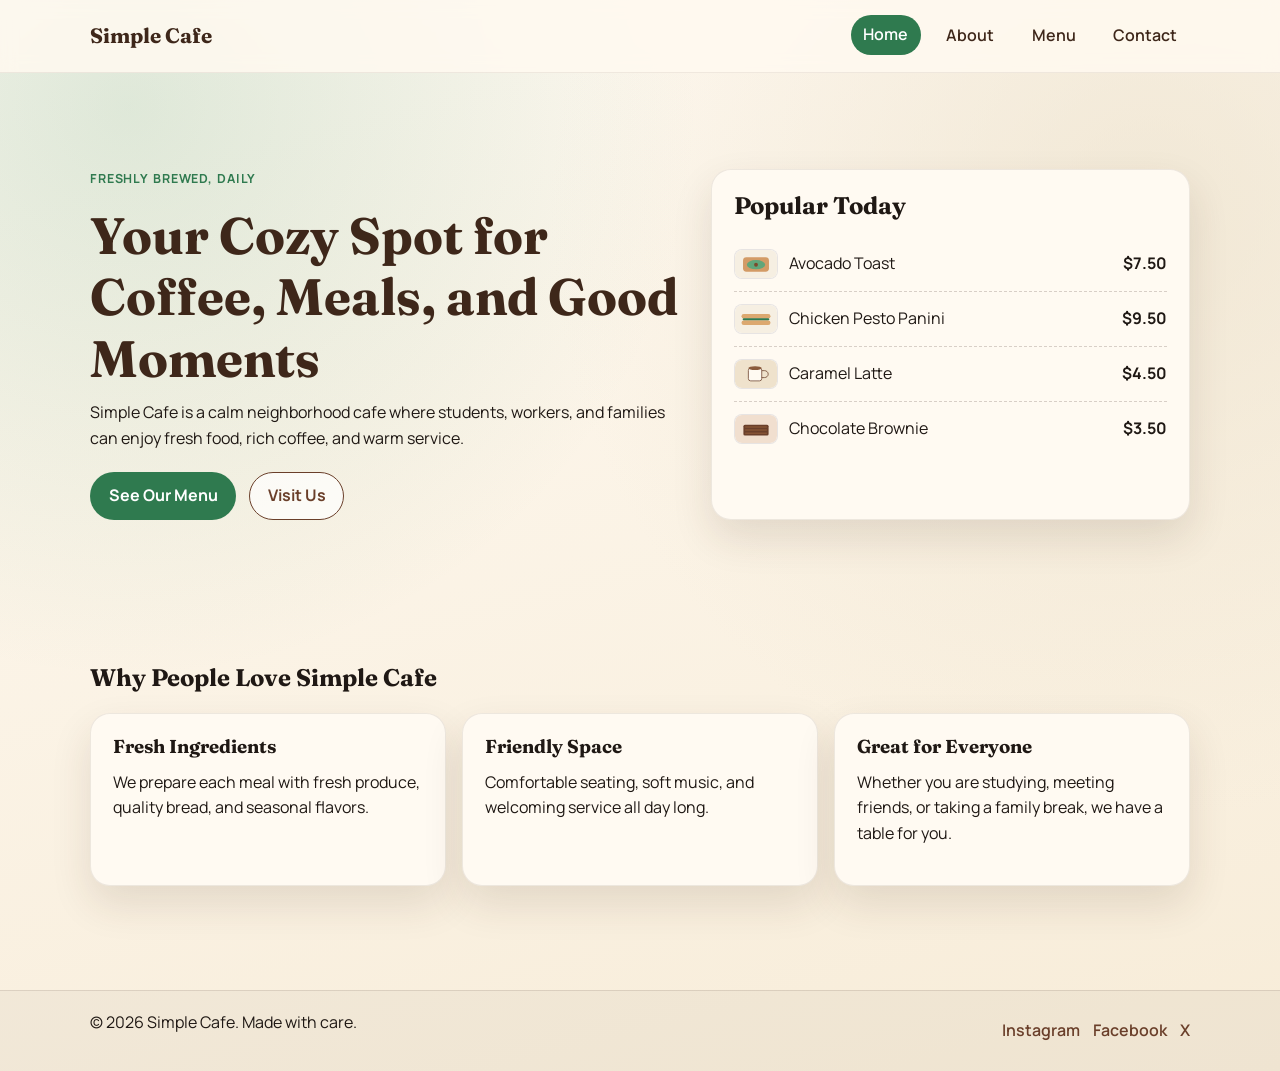
<file: index.html>
<!DOCTYPE html>
<html lang="en">
<head>
  <meta charset="UTF-8" />
  <meta name="viewport" content="width=device-width, initial-scale=1.0" />
  <title>Simple Cafe | Home</title>
  <meta name="description" content="Simple Cafe serves fresh breakfast, lunch, coffee, and desserts in a warm neighborhood space." />
  <link rel="preconnect" href="https://fonts.googleapis.com" />
  <link rel="preconnect" href="https://fonts.gstatic.com" crossorigin />
  <link href="https://fonts.googleapis.com/css2?family=Fraunces:opsz,wght@9..144,400;9..144,700&family=Manrope:wght@400;500;600;700&display=swap" rel="stylesheet" />
  <link rel="stylesheet" href="styles.css" />
  <script defer src="script.js"></script>
</head>
<body>
  <header class="site-header">
    <div class="container nav-wrap">
      <a class="brand" href="index.html">Simple Cafe</a>
      <button class="menu-toggle" aria-expanded="false" aria-controls="site-nav" aria-label="Toggle navigation">
        <span class="menu-toggle-icon" aria-hidden="true">
          <span></span>
          <span></span>
          <span></span>
        </span>
      </button>
      <nav id="site-nav" class="site-nav" aria-label="Main navigation">
        <a href="index.html" class="active">Home</a>
        <a href="about.html">About</a>
        <a href="menu.html">Menu</a>
        <a href="contact.html">Contact</a>
      </nav>
    </div>
  </header>

  <main>
    <section class="hero section">
      <div class="container split">
        <div class="reveal">
          <p class="eyebrow">Freshly Brewed, Daily</p>
          <h1>Your Cozy Spot for Coffee, Meals, and Good Moments</h1>
          <p>Simple Cafe is a calm neighborhood cafe where students, workers, and families can enjoy fresh food, rich coffee, and warm service.</p>
          <div class="hero-actions">
            <a class="btn btn-primary" href="menu.html">See Our Menu</a>
            <a class="btn btn-ghost" href="contact.html">Visit Us</a>
          </div>
        </div>
        <div class="hero-card reveal">
          <h2>Popular Today</h2>
          <ul>
            <li>
              <span class="item-name">
                <img class="mini-thumb" src="assets/images/avocado-toast.svg" alt="Avocado Toast" />
                Avocado Toast
              </span>
              <strong>$7.50</strong>
            </li>
            <li>
              <span class="item-name">
                <img class="mini-thumb" src="assets/images/panini.svg" alt="Chicken Pesto Panini" />
                Chicken Pesto Panini
              </span>
              <strong>$9.50</strong>
            </li>
            <li>
              <span class="item-name">
                <img class="mini-thumb" src="assets/images/latte.svg" alt="Caramel Latte" />
                Caramel Latte
              </span>
              <strong>$4.50</strong>
            </li>
            <li>
              <span class="item-name">
                <img class="mini-thumb" src="assets/images/brownie.svg" alt="Chocolate Brownie" />
                Chocolate Brownie
              </span>
              <strong>$3.50</strong>
            </li>
          </ul>
        </div>
      </div>
    </section>

    <section class="section">
      <div class="container">
        <h2 class="section-title reveal">Why People Love Simple Cafe</h2>
        <div class="grid cards-3">
          <article class="card reveal">
            <h3>Fresh Ingredients</h3>
            <p>We prepare each meal with fresh produce, quality bread, and seasonal flavors.</p>
          </article>
          <article class="card reveal">
            <h3>Friendly Space</h3>
            <p>Comfortable seating, soft music, and welcoming service all day long.</p>
          </article>
          <article class="card reveal">
            <h3>Great for Everyone</h3>
            <p>Whether you are studying, meeting friends, or taking a family break, we have a table for you.</p>
          </article>
        </div>
      </div>
    </section>
  </main>

  <footer class="site-footer">
    <div class="container footer-wrap">
      <p>© <span id="year"></span> Simple Cafe. Made with care.</p>
      <div class="social-links" aria-label="Social media links">
        <a href="#" aria-label="Instagram">Instagram</a>
        <a href="#" aria-label="Facebook">Facebook</a>
        <a href="#" aria-label="X">X</a>
      </div>
    </div>
  </footer>
</body>
</html>
</file>
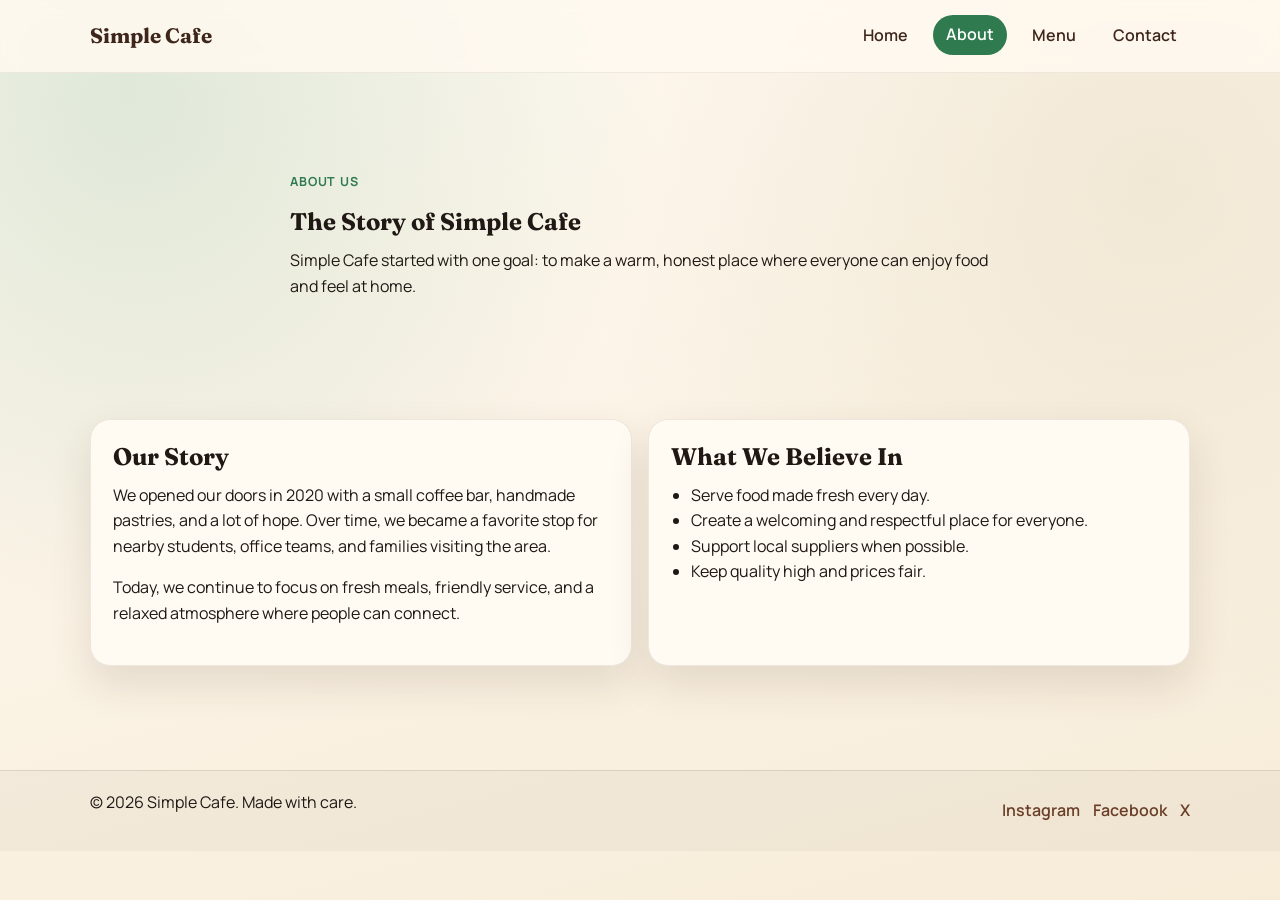
<file: about.html>
<!DOCTYPE html>
<html lang="en">
<head>
  <meta charset="UTF-8" />
  <meta name="viewport" content="width=device-width, initial-scale=1.0" />
  <title>Simple Cafe | About</title>
  <meta name="description" content="Learn the story and values behind Simple Cafe." />
  <link rel="preconnect" href="https://fonts.googleapis.com" />
  <link rel="preconnect" href="https://fonts.gstatic.com" crossorigin />
  <link href="https://fonts.googleapis.com/css2?family=Fraunces:opsz,wght@9..144,400;9..144,700&family=Manrope:wght@400;500;600;700&display=swap" rel="stylesheet" />
  <link rel="stylesheet" href="styles.css" />
  <script defer src="script.js"></script>
</head>
<body>
  <header class="site-header">
    <div class="container nav-wrap">
      <a class="brand" href="index.html">Simple Cafe</a>
      <button class="menu-toggle" aria-expanded="false" aria-controls="site-nav" aria-label="Toggle navigation">
        <span class="menu-toggle-icon" aria-hidden="true">
          <span></span>
          <span></span>
          <span></span>
        </span>
      </button>
      <nav id="site-nav" class="site-nav" aria-label="Main navigation">
        <a href="index.html">Home</a>
        <a href="about.html" class="active">About</a>
        <a href="menu.html">Menu</a>
        <a href="contact.html">Contact</a>
      </nav>
    </div>
  </header>

  <main>
    <section class="section page-hero">
      <div class="container narrow reveal">
        <p class="eyebrow">About Us</p>
        <h1>The Story of Simple Cafe</h1>
        <p>Simple Cafe started with one goal: to make a warm, honest place where everyone can enjoy food and feel at home.</p>
      </div>
    </section>

    <section class="section">
      <div class="container grid two-col">
        <article class="card reveal">
          <h2>Our Story</h2>
          <p>We opened our doors in 2020 with a small coffee bar, handmade pastries, and a lot of hope. Over time, we became a favorite stop for nearby students, office teams, and families visiting the area.</p>
          <p>Today, we continue to focus on fresh meals, friendly service, and a relaxed atmosphere where people can connect.</p>
        </article>
        <article class="card reveal">
          <h2>What We Believe In</h2>
          <ul class="list">
            <li>Serve food made fresh every day.</li>
            <li>Create a welcoming and respectful place for everyone.</li>
            <li>Support local suppliers when possible.</li>
            <li>Keep quality high and prices fair.</li>
          </ul>
        </article>
      </div>
    </section>
  </main>

  <footer class="site-footer">
    <div class="container footer-wrap">
      <p>© <span id="year"></span> Simple Cafe. Made with care.</p>
      <div class="social-links" aria-label="Social media links">
        <a href="#" aria-label="Instagram">Instagram</a>
        <a href="#" aria-label="Facebook">Facebook</a>
        <a href="#" aria-label="X">X</a>
      </div>
    </div>
  </footer>
</body>
</html>
</file>
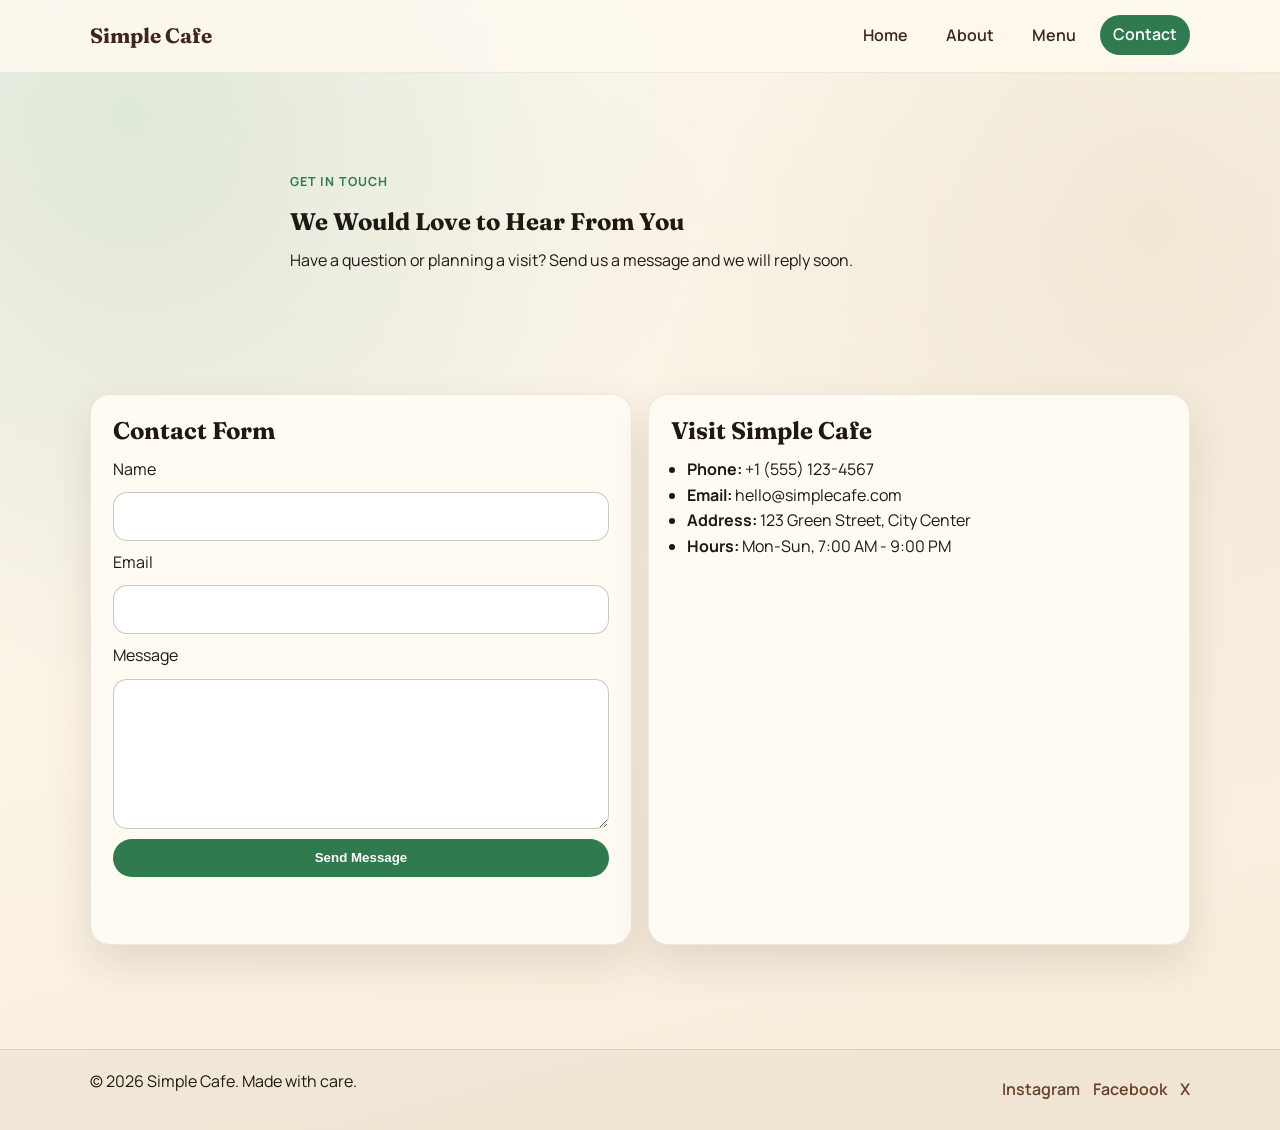
<file: contact.html>
<!DOCTYPE html>
<html lang="en">
<head>
  <meta charset="UTF-8" />
  <meta name="viewport" content="width=device-width, initial-scale=1.0" />
  <title>Simple Cafe | Contact</title>
  <meta name="description" content="Contact Simple Cafe for questions, reservations, and location details." />
  <link rel="preconnect" href="https://fonts.googleapis.com" />
  <link rel="preconnect" href="https://fonts.gstatic.com" crossorigin />
  <link href="https://fonts.googleapis.com/css2?family=Fraunces:opsz,wght@9..144,400;9..144,700&family=Manrope:wght@400;500;600;700&display=swap" rel="stylesheet" />
  <link rel="stylesheet" href="styles.css" />
  <script defer src="script.js"></script>
</head>
<body>
  <header class="site-header">
    <div class="container nav-wrap">
      <a class="brand" href="index.html">Simple Cafe</a>
      <button class="menu-toggle" aria-expanded="false" aria-controls="site-nav" aria-label="Toggle navigation">
        <span class="menu-toggle-icon" aria-hidden="true">
          <span></span>
          <span></span>
          <span></span>
        </span>
      </button>
      <nav id="site-nav" class="site-nav" aria-label="Main navigation">
        <a href="index.html">Home</a>
        <a href="about.html">About</a>
        <a href="menu.html">Menu</a>
        <a href="contact.html" class="active">Contact</a>
      </nav>
    </div>
  </header>

  <main>
    <section class="section page-hero">
      <div class="container narrow reveal">
        <p class="eyebrow">Get in Touch</p>
        <h1>We Would Love to Hear From You</h1>
        <p>Have a question or planning a visit? Send us a message and we will reply soon.</p>
      </div>
    </section>

    <section class="section">
      <div class="container grid two-col">
        <article class="card reveal">
          <h2>Contact Form</h2>
          <form id="contact-form" class="contact-form" novalidate>
            <label for="name">Name</label>
            <input id="name" name="name" type="text" required />

            <label for="email">Email</label>
            <input id="email" name="email" type="email" required />

            <label for="message">Message</label>
            <textarea id="message" name="message" rows="5" required></textarea>

            <button class="btn btn-primary" type="submit">Send Message</button>
            <p id="form-status" class="form-status" aria-live="polite"></p>
          </form>
        </article>

        <article class="card reveal">
          <h2>Visit Simple Cafe</h2>
          <ul class="list contact-list">
            <li><strong>Phone:</strong> +1 (555) 123-4567</li>
            <li><strong>Email:</strong> hello@simplecafe.com</li>
            <li><strong>Address:</strong> 123 Green Street, City Center</li>
            <li><strong>Hours:</strong> Mon-Sun, 7:00 AM - 9:00 PM</li>
          </ul>
        </article>
      </div>
    </section>
  </main>

  <footer class="site-footer">
    <div class="container footer-wrap">
      <p>© <span id="year"></span> Simple Cafe. Made with care.</p>
      <div class="social-links" aria-label="Social media links">
        <a href="#" aria-label="Instagram">Instagram</a>
        <a href="#" aria-label="Facebook">Facebook</a>
        <a href="#" aria-label="X">X</a>
      </div>
    </div>
  </footer>
</body>
</html>
</file>
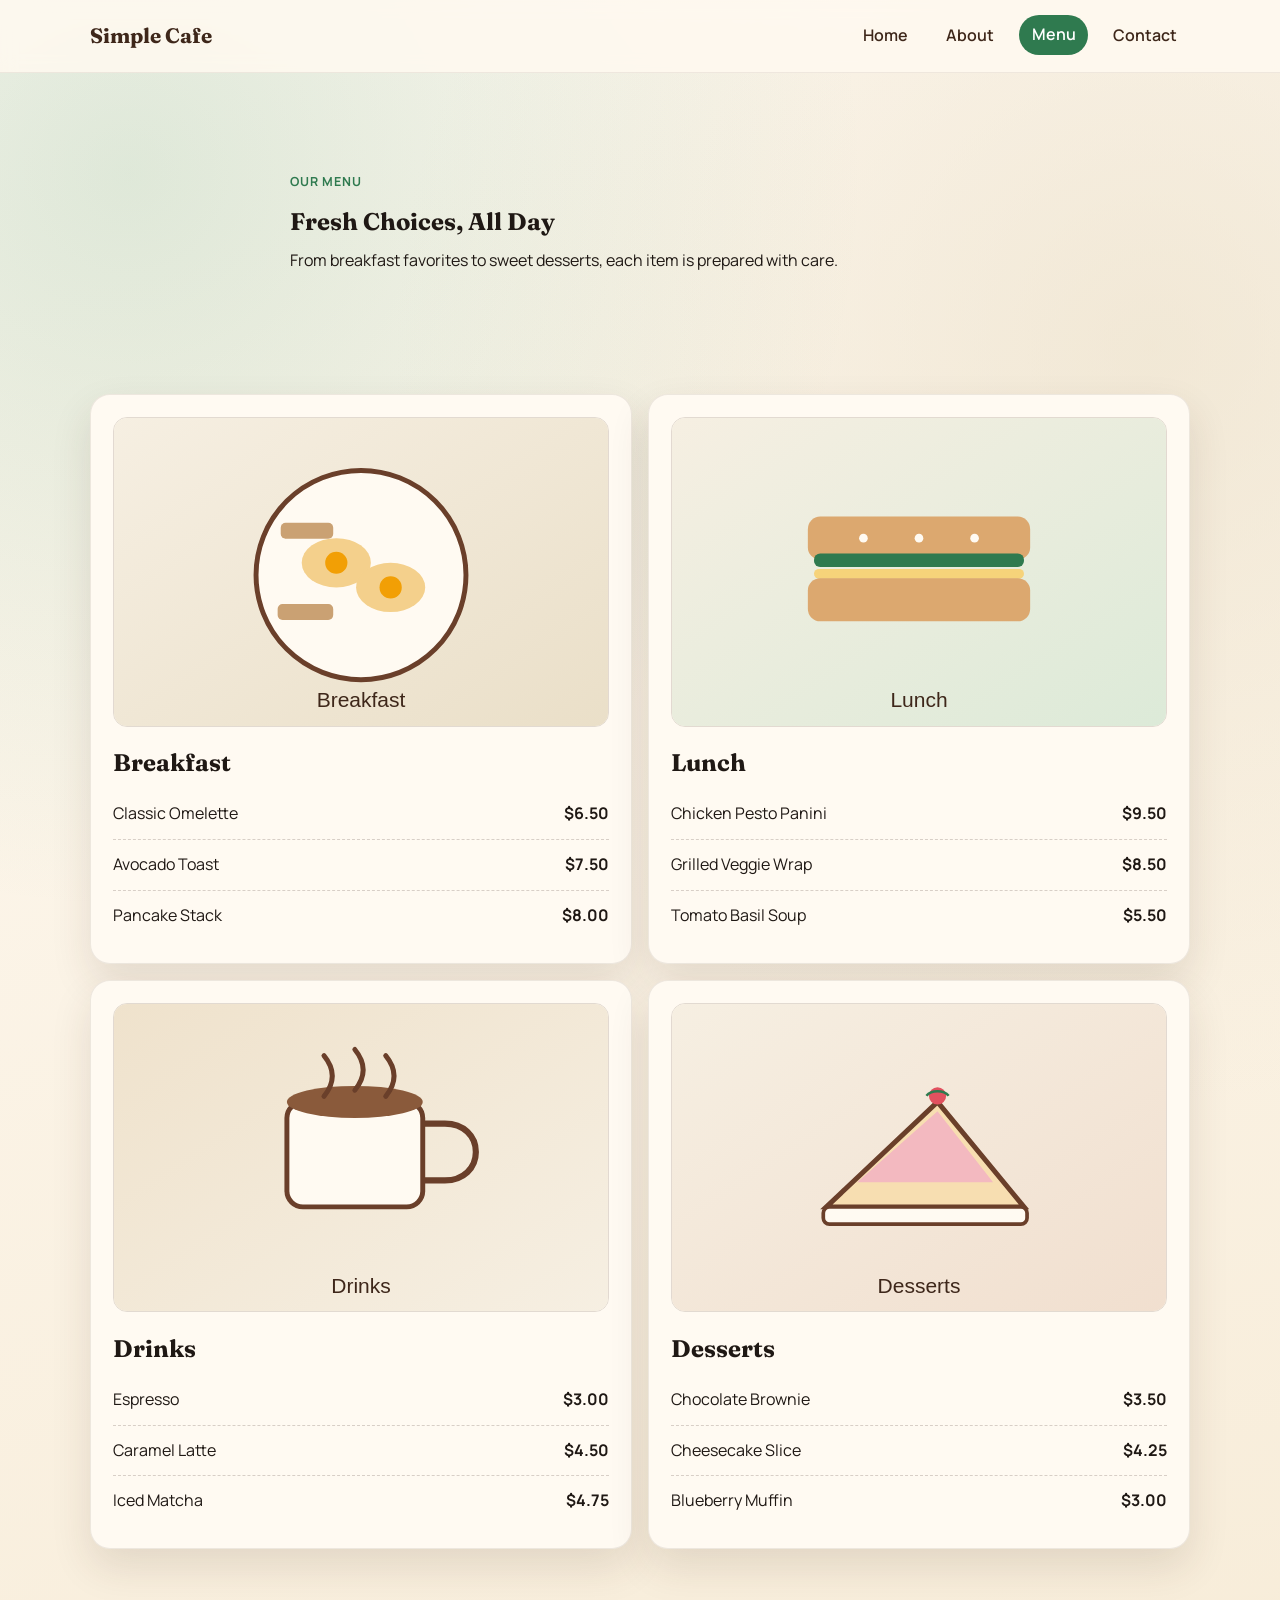
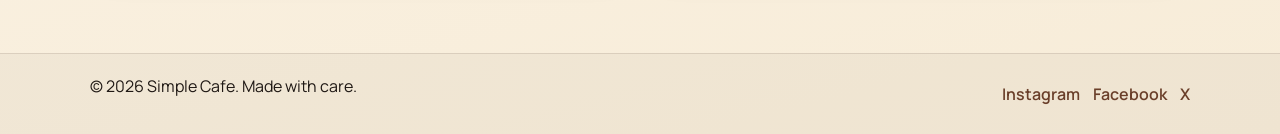
<file: menu.html>
<!DOCTYPE html>
<html lang="en">
<head>
  <meta charset="UTF-8" />
  <meta name="viewport" content="width=device-width, initial-scale=1.0" />
  <title>Simple Cafe | Menu</title>
  <meta name="description" content="Explore breakfast, lunch, drinks, and desserts at Simple Cafe." />
  <link rel="preconnect" href="https://fonts.googleapis.com" />
  <link rel="preconnect" href="https://fonts.gstatic.com" crossorigin />
  <link href="https://fonts.googleapis.com/css2?family=Fraunces:opsz,wght@9..144,400;9..144,700&family=Manrope:wght@400;500;600;700&display=swap" rel="stylesheet" />
  <link rel="stylesheet" href="styles.css" />
  <script defer src="script.js"></script>
</head>
<body>
  <header class="site-header">
    <div class="container nav-wrap">
      <a class="brand" href="index.html">Simple Cafe</a>
      <button class="menu-toggle" aria-expanded="false" aria-controls="site-nav" aria-label="Toggle navigation">
        <span class="menu-toggle-icon" aria-hidden="true">
          <span></span>
          <span></span>
          <span></span>
        </span>
      </button>
      <nav id="site-nav" class="site-nav" aria-label="Main navigation">
        <a href="index.html">Home</a>
        <a href="about.html">About</a>
        <a href="menu.html" class="active">Menu</a>
        <a href="contact.html">Contact</a>
      </nav>
    </div>
  </header>

  <main>
    <section class="section page-hero">
      <div class="container narrow reveal">
        <p class="eyebrow">Our Menu</p>
        <h1>Fresh Choices, All Day</h1>
        <p>From breakfast favorites to sweet desserts, each item is prepared with care.</p>
      </div>
    </section>

    <section class="section">
      <div class="container grid menu-grid">
        <article class="card reveal">
          <img class="menu-photo" src="assets/images/breakfast.svg" alt="Breakfast menu" />
          <h2>Breakfast</h2>
          <ul class="menu-list">
            <li><span>Classic Omelette</span><strong>$6.50</strong></li>
            <li><span>Avocado Toast</span><strong>$7.50</strong></li>
            <li><span>Pancake Stack</span><strong>$8.00</strong></li>
          </ul>
        </article>

        <article class="card reveal">
          <img class="menu-photo" src="assets/images/lunch.svg" alt="Lunch menu" />
          <h2>Lunch</h2>
          <ul class="menu-list">
            <li><span>Chicken Pesto Panini</span><strong>$9.50</strong></li>
            <li><span>Grilled Veggie Wrap</span><strong>$8.50</strong></li>
            <li><span>Tomato Basil Soup</span><strong>$5.50</strong></li>
          </ul>
        </article>

        <article class="card reveal">
          <img class="menu-photo" src="assets/images/drinks.svg" alt="Drinks menu" />
          <h2>Drinks</h2>
          <ul class="menu-list">
            <li><span>Espresso</span><strong>$3.00</strong></li>
            <li><span>Caramel Latte</span><strong>$4.50</strong></li>
            <li><span>Iced Matcha</span><strong>$4.75</strong></li>
          </ul>
        </article>

        <article class="card reveal">
          <img class="menu-photo" src="assets/images/desserts.svg" alt="Dessert menu" />
          <h2>Desserts</h2>
          <ul class="menu-list">
            <li><span>Chocolate Brownie</span><strong>$3.50</strong></li>
            <li><span>Cheesecake Slice</span><strong>$4.25</strong></li>
            <li><span>Blueberry Muffin</span><strong>$3.00</strong></li>
          </ul>
        </article>
      </div>
    </section>
  </main>

  <footer class="site-footer">
    <div class="container footer-wrap">
      <p>© <span id="year"></span> Simple Cafe. Made with care.</p>
      <div class="social-links" aria-label="Social media links">
        <a href="#" aria-label="Instagram">Instagram</a>
        <a href="#" aria-label="Facebook">Facebook</a>
        <a href="#" aria-label="X">X</a>
      </div>
    </div>
  </footer>
</body>
</html>
</file>
<file: styles.css>
:root {
  --brown-900: #3e271a;
  --brown-700: #6a3f2a;
  --cream-100: #f6efe2;
  --cream-200: #eadfc8;
  --green-600: #2f7a4f;
  --green-400: #61a67a;
  --ink: #1f1814;
  --card: #fffaf2;
  --radius-lg: 20px;
  --radius-md: 14px;
  --shadow: 0 18px 40px rgba(62, 39, 26, 0.12);
}

* {
  box-sizing: border-box;
}

html,
body {
  margin: 0;
  padding: 0;
}

body {
  font-family: "Manrope", sans-serif;
  color: var(--ink);
  background:
    radial-gradient(circle at 10% 10%, rgba(97, 166, 122, 0.2), transparent 38%),
    radial-gradient(circle at 90% 20%, rgba(234, 223, 200, 0.6), transparent 42%),
    linear-gradient(165deg, #fffaf3, #f7ecd8);
  line-height: 1.6;
  min-height: 100vh;
}

h1,
h2,
h3 {
  font-family: "Fraunces", serif;
  line-height: 1.2;
  margin: 0 0 0.7rem;
}

p,
ul {
  margin: 0 0 1rem;
}

a {
  color: inherit;
  text-decoration: none;
}

.container {
  width: min(1100px, 92%);
  margin: 0 auto;
}

.section {
  padding: 4.5rem 0;
}

.page-hero {
  padding-top: 6.2rem;
  padding-bottom: 2rem;
}

.narrow {
  max-width: 700px;
}

.site-header {
  position: sticky;
  top: 0;
  z-index: 20;
  backdrop-filter: blur(8px);
  background: rgba(255, 249, 240, 0.85);
  border-bottom: 1px solid rgba(62, 39, 26, 0.08);
}

.nav-wrap {
  display: flex;
  align-items: center;
  justify-content: space-between;
  min-height: 72px;
  gap: 1rem;
}

.brand {
  font-family: "Fraunces", serif;
  font-weight: 700;
  font-size: 1.3rem;
  color: var(--brown-900);
}

.site-nav {
  display: flex;
  align-items: center;
  gap: 0.75rem;
}

.site-nav a {
  padding: 0.45rem 0.8rem;
  border-radius: 999px;
  font-weight: 600;
  color: var(--brown-900);
  transition: background-color 200ms ease, color 200ms ease, transform 200ms ease;
}

.site-nav a:hover,
.site-nav a.active {
  background: var(--green-600);
  color: #fff;
  transform: translateY(-1px);
}

.menu-toggle {
  display: none;
  border: 0;
  background: var(--brown-700);
  color: #fff;
  border-radius: 10px;
  width: 56px;
  height: 44px;
  padding: 0;
  align-items: center;
  justify-content: center;
  cursor: pointer;
}

.menu-toggle-icon {
  display: inline-flex;
  flex-direction: column;
  gap: 5px;
}

.menu-toggle-icon span {
  display: block;
  width: 22px;
  height: 2px;
  background: #fff;
  border-radius: 999px;
}

.hero {
  padding-top: 6rem;
}

.split {
  display: grid;
  grid-template-columns: 1.25fr 1fr;
  gap: 1.4rem;
  align-items: stretch;
}

.eyebrow {
  color: var(--green-600);
  font-weight: 700;
  letter-spacing: 0.07em;
  text-transform: uppercase;
  font-size: 0.78rem;
}

.hero h1 {
  font-size: clamp(2rem, 4vw, 3.3rem);
  color: var(--brown-900);
}

.hero-card,
.card {
  background: var(--card);
  border: 1px solid rgba(62, 39, 26, 0.09);
  box-shadow: var(--shadow);
  border-radius: var(--radius-lg);
  padding: 1.4rem;
}

.hero-card h2 {
  margin-bottom: 1rem;
}

.hero-card ul,
.menu-list {
  list-style: none;
  padding: 0;
  margin: 0;
}

.hero-card li,
.menu-list li {
  display: flex;
  justify-content: space-between;
  align-items: center;
  padding: 0.75rem 0;
  border-bottom: 1px dashed rgba(62, 39, 26, 0.2);
}

.hero-card li:last-child,
.menu-list li:last-child {
  border-bottom: 0;
}

.item-name {
  display: inline-flex;
  align-items: center;
  gap: 0.65rem;
}

.mini-thumb {
  width: 44px;
  height: 30px;
  border-radius: 8px;
  border: 1px solid rgba(62, 39, 26, 0.12);
  object-fit: cover;
  background: #fff;
}

.menu-photo {
  width: 100%;
  aspect-ratio: 16 / 10;
  object-fit: cover;
  border-radius: 14px;
  margin-bottom: 0.95rem;
  border: 1px solid rgba(62, 39, 26, 0.15);
}

.hero-actions {
  display: flex;
  flex-wrap: wrap;
  gap: 0.8rem;
  margin-top: 1.25rem;
}

.btn {
  display: inline-flex;
  align-items: center;
  justify-content: center;
  border-radius: 999px;
  padding: 0.65rem 1.1rem;
  font-weight: 700;
  border: 1px solid transparent;
  transition: transform 180ms ease, box-shadow 180ms ease, background-color 180ms ease;
}

.btn:hover {
  transform: translateY(-2px);
  box-shadow: 0 10px 16px rgba(62, 39, 26, 0.15);
}

.btn-primary {
  background: var(--green-600);
  color: #fff;
}

.btn-primary:hover {
  background: #25633f;
}

.btn-ghost {
  border-color: var(--brown-700);
  color: var(--brown-700);
  background: rgba(255, 255, 255, 0.7);
}

.section-title {
  margin-bottom: 1.25rem;
}

.grid {
  display: grid;
  gap: 1rem;
}

.cards-3 {
  grid-template-columns: repeat(3, minmax(0, 1fr));
}

.two-col {
  grid-template-columns: repeat(2, minmax(0, 1fr));
}

.menu-grid {
  grid-template-columns: repeat(2, minmax(0, 1fr));
}

.list {
  margin: 0;
  padding-left: 1.2rem;
}

.contact-list {
  padding-left: 1rem;
}

.contact-form {
  display: grid;
  gap: 0.6rem;
}

.contact-form input,
.contact-form textarea {
  width: 100%;
  border: 1px solid rgba(62, 39, 26, 0.25);
  border-radius: var(--radius-md);
  padding: 0.65rem 0.75rem;
  font: inherit;
  background: #fff;
}

.contact-form input:focus,
.contact-form textarea:focus {
  outline: 3px solid rgba(47, 122, 79, 0.2);
  border-color: var(--green-600);
}

.form-status {
  min-height: 1.2rem;
  font-weight: 600;
}

.site-footer {
  border-top: 1px solid rgba(62, 39, 26, 0.12);
  margin-top: 2rem;
  background: rgba(62, 39, 26, 0.04);
}

.footer-wrap {
  display: flex;
  justify-content: space-between;
  align-items: center;
  gap: 1rem;
  padding: 1.2rem 0;
  flex-wrap: wrap;
}

.social-links {
  display: flex;
  gap: 0.8rem;
}

.social-links a {
  color: var(--brown-700);
  font-weight: 600;
}

.social-links a:hover {
  color: var(--green-600);
}

.reveal {
  opacity: 0;
  transform: translateY(20px);
  animation: rise 700ms ease forwards;
}

.reveal:nth-child(2) {
  animation-delay: 90ms;
}

.reveal:nth-child(3) {
  animation-delay: 180ms;
}

@keyframes rise {
  to {
    opacity: 1;
    transform: translateY(0);
  }
}

@media (max-width: 900px) {
  .split,
  .cards-3,
  .two-col,
  .menu-grid {
    grid-template-columns: 1fr;
  }

  .hero {
    padding-top: 4.8rem;
  }
}

@media (max-width: 700px) {
  .menu-toggle {
    display: inline-flex;
  }

  .site-nav {
    position: absolute;
    top: 72px;
    left: 0;
    right: 0;
    background: rgba(255, 249, 240, 0.98);
    border-bottom: 1px solid rgba(62, 39, 26, 0.15);
    padding: 0.75rem 4%;
    flex-direction: column;
    align-items: flex-start;
    transform-origin: top;
    transform: scaleY(0);
    opacity: 0;
    pointer-events: none;
    transition: transform 180ms ease, opacity 180ms ease;
  }

  .site-nav.open {
    transform: scaleY(1);
    opacity: 1;
    pointer-events: auto;
  }

  .site-nav a {
    width: 100%;
  }
}
</file>
